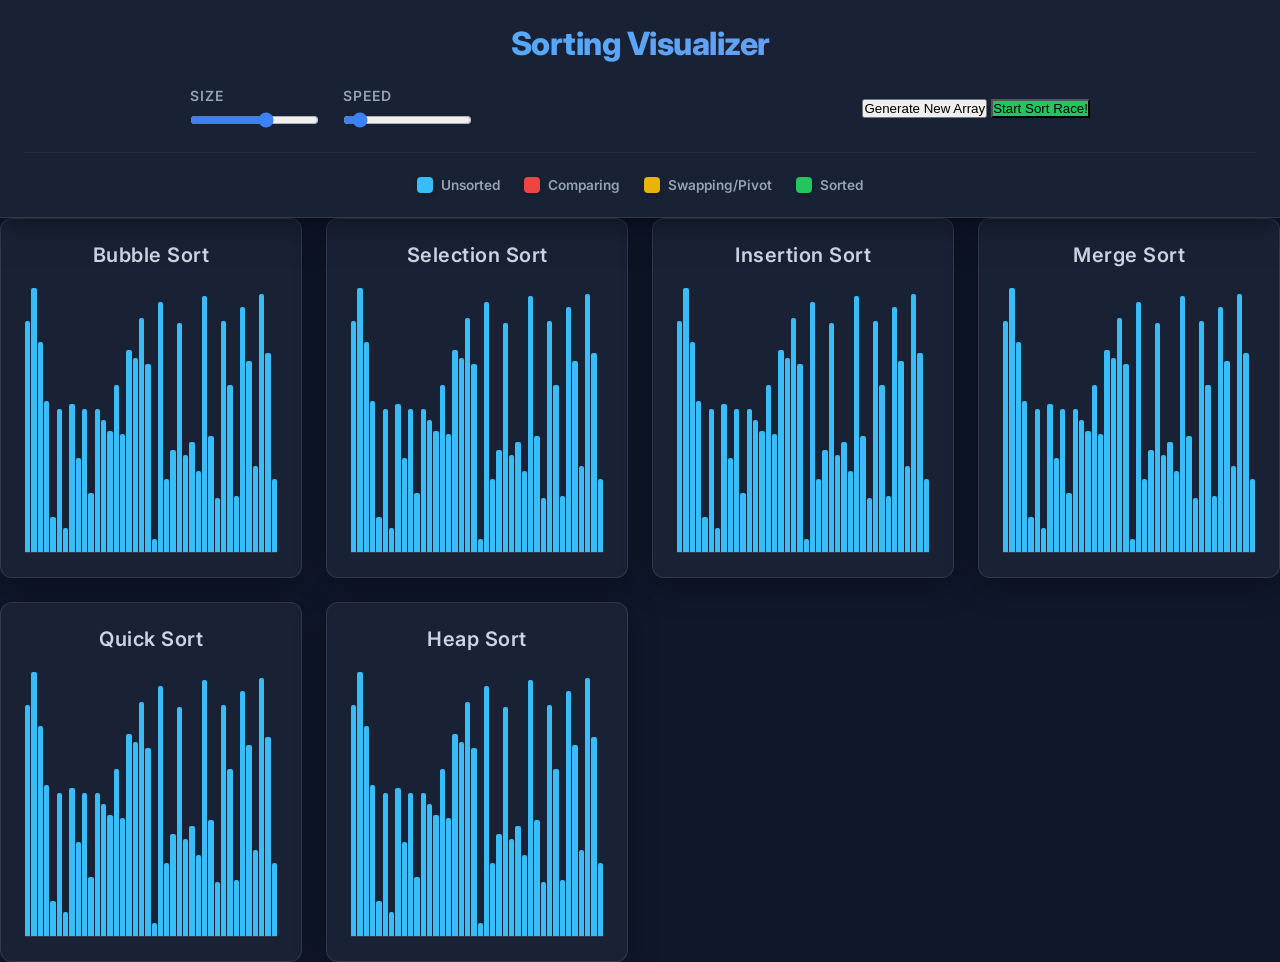
<file: index.html>
<!DOCTYPE html>
<html lang="en">
<head>
    <meta charset="UTF-8">
    <meta name="viewport" content="width=device-width, initial-scale=1.0">
    <title>Stunning Sorting Visualizer</title>
    <!-- Modern Font -->
    <link rel="preconnect" href="https://fonts.googleapis.com">
    <link rel="preconnect" href="https://fonts.gstatic.com" crossorigin>
    <link href="https://fonts.googleapis.com/css2?family=Inter:wght@400;600;800&display=swap" rel="stylesheet">
    <link rel="stylesheet" href="style.css">
</head>

<body>

    <header>
        <h1>Sorting Visualizer</h1>
        <div class="controls-wrapper">
            <div class="settings">
                <div class="setting-group">
                    <label for="array-size">Size</label>
                    <input type="range" id="array-size" min="10" max="60" value="40">
                </div>
                <div class="setting-group">
                    <label for="sort-speed">Speed</label>
                    <input type="range" id="sort-speed" min="10" max="500" value="50">
                </div>
            </div>
            <div class="actions">
                <button id="generate-btn" class="primary-btn">Generate New Array</button>
                <button id="race-btn" class="primary-btn" style="background-color: var(--bar-sorted);">Start Sort Race!</button>
            </div>
        </div>
        
        <div class="color-legend">
            <div class="legend-item">
                <div class="color-box box-default"></div>
                <span>Unsorted</span>
            </div>
            <div class="legend-item">
                <div class="color-box box-compare"></div>
                <span>Comparing</span>
            </div>
            <div class="legend-item">
                <div class="color-box box-swap"></div>
                <span>Swapping/Pivot</span>
            </div>
            <div class="legend-item">
                <div class="color-box box-sorted"></div>
                <span>Sorted</span>
            </div>
        </div>
    </header>

    <main>
        <div class="grid-container">
            <div class="visualizer-box">
                <a href="sorting_techniques/bubble.html" title="Click to learn how Bubble Sort works"><h2>Bubble Sort</h2></a>
                <div id="container-bubble" class="array-container"></div>
            </div>
            <div class="visualizer-box">
                <a href="sorting_techniques/selection.html" title="Click to learn how Selection Sort works"><h2>Selection Sort</h2></a>
                <div id="container-selection" class="array-container"></div>
            </div>
            <div class="visualizer-box">
                <a href="sorting_techniques/insertion.html" title="Click to learn how Insertion Sort works"><h2>Insertion Sort</h2></a>
                <div id="container-insertion" class="array-container"></div>
            </div>
            <div class="visualizer-box">
                <a href="sorting_techniques/merge.html" title="Click to learn how Merge Sort works"><h2>Merge Sort</h2></a>
                <div id="container-merge" class="array-container"></div>
            </div>
            <div class="visualizer-box">
                <a href="sorting_techniques/quick.html" title="Click to learn how Quick Sort works"><h2>Quick Sort</h2></a>
                <div id="container-quick" class="array-container"></div>
            </div>
            <div class="visualizer-box">
                <a href="sorting_techniques/heap.html" title="Click to learn how Heap Sort works"><h2>Heap Sort</h2></a>
                <div id="container-heap" class="array-container"></div>
            </div>
        </div>
    </main>

    <script src="scripts.js"></script>

</body>
</html>
</file>
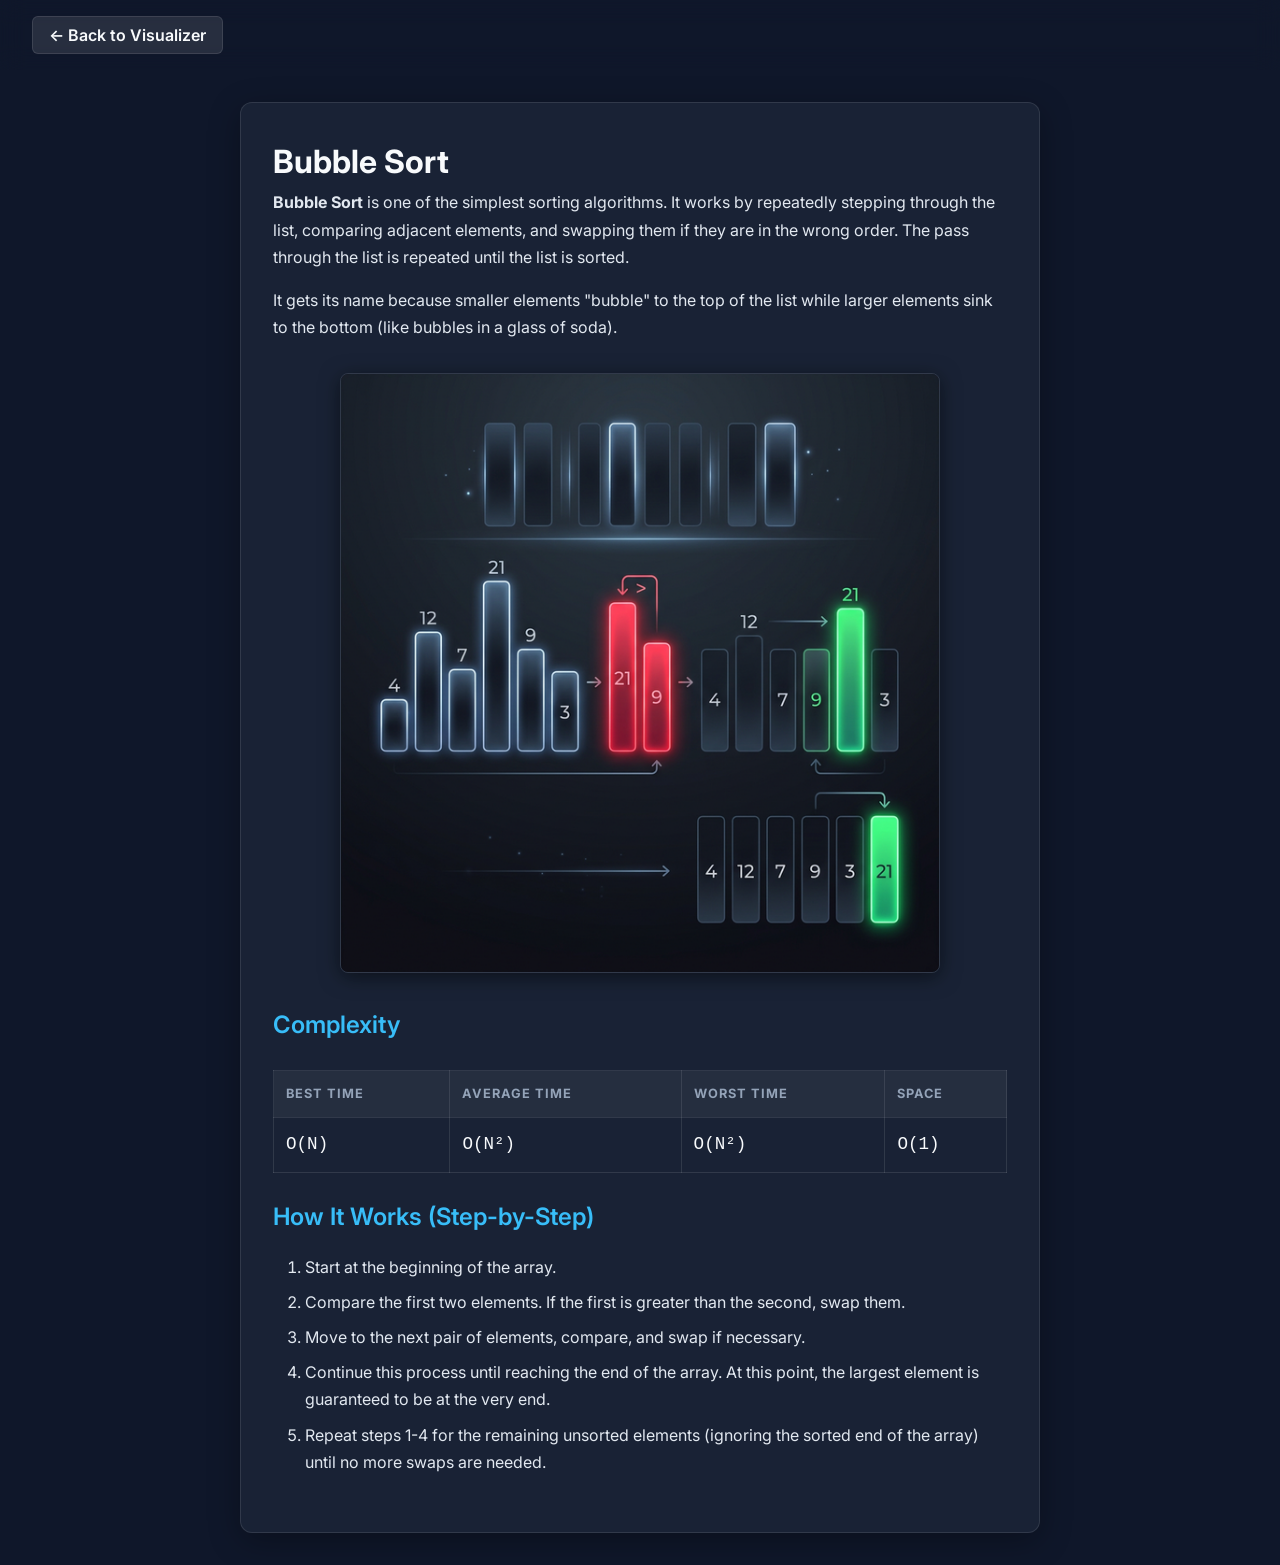
<file: sorting_techniques/bubble.html>
<!DOCTYPE html>
<html lang="en">
<head>
    <meta charset="UTF-8">
    <meta name="viewport" content="width=device-width, initial-scale=1.0">
    <title>Bubble Sort Explained</title>
    <!-- Modern Font -->
    <link rel="preconnect" href="https://fonts.googleapis.com">
    <link rel="preconnect" href="https://fonts.gstatic.com" crossorigin>
    <link href="https://fonts.googleapis.com/css2?family=Inter:wght@400;600;800&display=swap" rel="stylesheet">
    <link rel="stylesheet" href="../style.css">
</head>

<body>
    <header class="nav-header">
        <a href="../index.html" class="back-btn">← Back to Visualizer</a>
    </header>

    <main>
        <div class="article-container">
            <h1>Bubble Sort</h1>
            
            <p><strong>Bubble Sort</strong> is one of the simplest sorting algorithms. It works by repeatedly stepping through the list, comparing adjacent elements, and swapping them if they are in the wrong order. The pass through the list is repeated until the list is sorted.</p>
            <p>It gets its name because smaller elements "bubble" to the top of the list while larger elements sink to the bottom (like bubbles in a glass of soda).</p>

            <img src="../images/bubble_sort_diagram.png" class="algo-diagram" alt="Bubble Sort visual representation">

            <h2>Complexity</h2>
            <table class="complexity-table">
                <tr>
                    <th>Best Time</th>
                    <th>Average Time</th>
                    <th>Worst Time</th>
                    <th>Space</th>
                </tr>
                <tr>
                    <td>O(N)</td>
                    <td>O(N²)</td>
                    <td>O(N²)</td>
                    <td>O(1)</td>
                </tr>
            </table>

            <h2>How It Works (Step-by-Step)</h2>
            <ol>
                <li>Start at the beginning of the array.</li>
                <li>Compare the first two elements. If the first is greater than the second, swap them.</li>
                <li>Move to the next pair of elements, compare, and swap if necessary.</li>
                <li>Continue this process until reaching the end of the array. At this point, the largest element is guaranteed to be at the very end.</li>
                <li>Repeat steps 1-4 for the remaining unsorted elements (ignoring the sorted end of the array) until no more swaps are needed.</li>
            </ol>
        </div>
    </main>
</body>
</html>
</file>
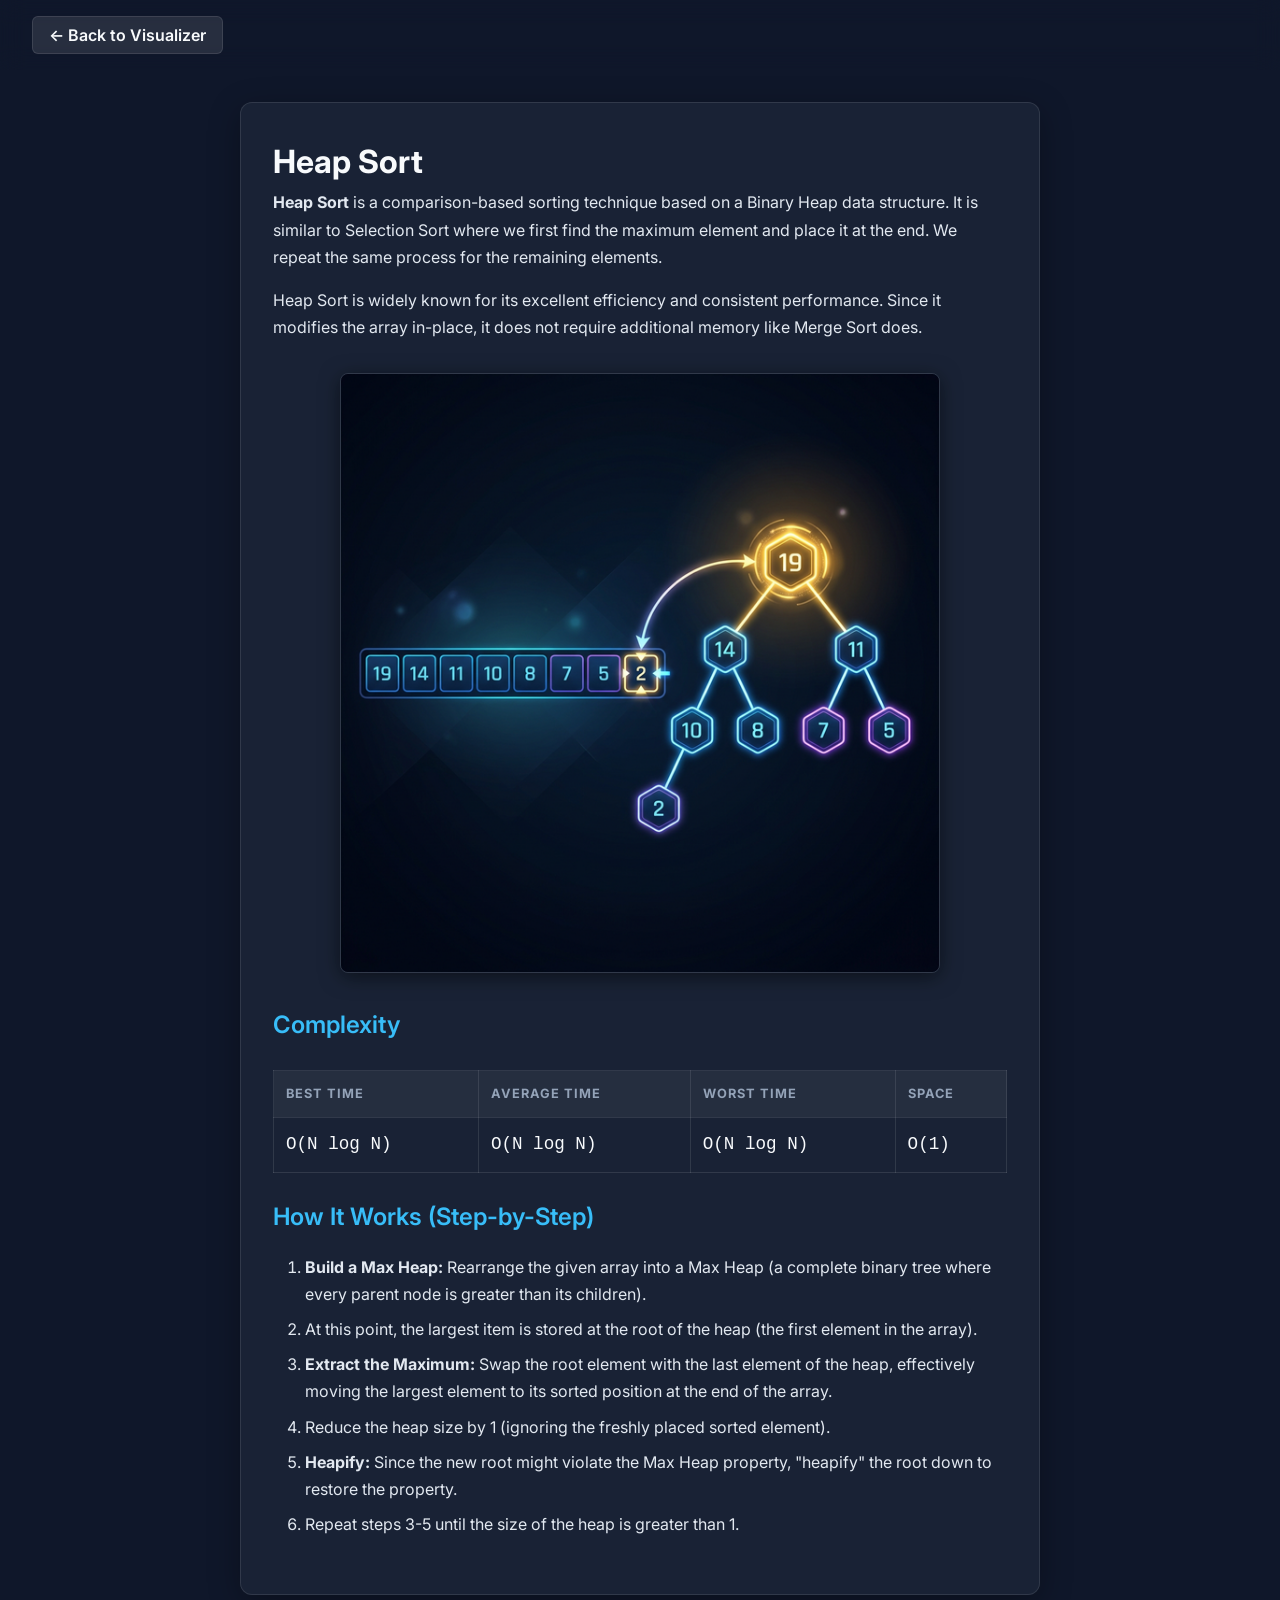
<file: sorting_techniques/heap.html>
<!DOCTYPE html>
<html lang="en">
<head>
    <meta charset="UTF-8">
    <meta name="viewport" content="width=device-width, initial-scale=1.0">
    <title>Heap Sort Explained</title>
    <link rel="preconnect" href="https://fonts.googleapis.com">
    <link rel="preconnect" href="https://fonts.gstatic.com" crossorigin>
    <link href="https://fonts.googleapis.com/css2?family=Inter:wght@400;600;800&display=swap" rel="stylesheet">
    <link rel="stylesheet" href="../style.css">
</head>

<body>
    <header class="nav-header">
        <a href="../index.html" class="back-btn">← Back to Visualizer</a>
    </header>

    <main>
        <div class="article-container">
            <h1>Heap Sort</h1>
            
            <p><strong>Heap Sort</strong> is a comparison-based sorting technique based on a Binary Heap data structure. It is similar to Selection Sort where we first find the maximum element and place it at the end. We repeat the same process for the remaining elements.</p>
            <p>Heap Sort is widely known for its excellent efficiency and consistent performance. Since it modifies the array in-place, it does not require additional memory like Merge Sort does.</p>
            
            <img src="../images/heap_sort_diagram.png" class="algo-diagram" alt="Heap Sort visual representation">

            <h2>Complexity</h2>
            <table class="complexity-table">
                <tr>
                    <th>Best Time</th>
                    <th>Average Time</th>
                    <th>Worst Time</th>
                    <th>Space</th>
                </tr>
                <tr>
                    <td>O(N log N)</td>
                    <td>O(N log N)</td>
                    <td>O(N log N)</td>
                    <td>O(1)</td>
                </tr>
            </table>

            <h2>How It Works (Step-by-Step)</h2>
            <ol>
                <li><strong>Build a Max Heap:</strong> Rearrange the given array into a Max Heap (a complete binary tree where every parent node is greater than its children).</li>
                <li>At this point, the largest item is stored at the root of the heap (the first element in the array).</li>
                <li><strong>Extract the Maximum:</strong> Swap the root element with the last element of the heap, effectively moving the largest element to its sorted position at the end of the array.</li>
                <li>Reduce the heap size by 1 (ignoring the freshly placed sorted element).</li>
                <li><strong>Heapify:</strong> Since the new root might violate the Max Heap property, "heapify" the root down to restore the property.</li>
                <li>Repeat steps 3-5 until the size of the heap is greater than 1.</li>
            </ol>
        </div>
    </main>
</body>
</html>
</file>
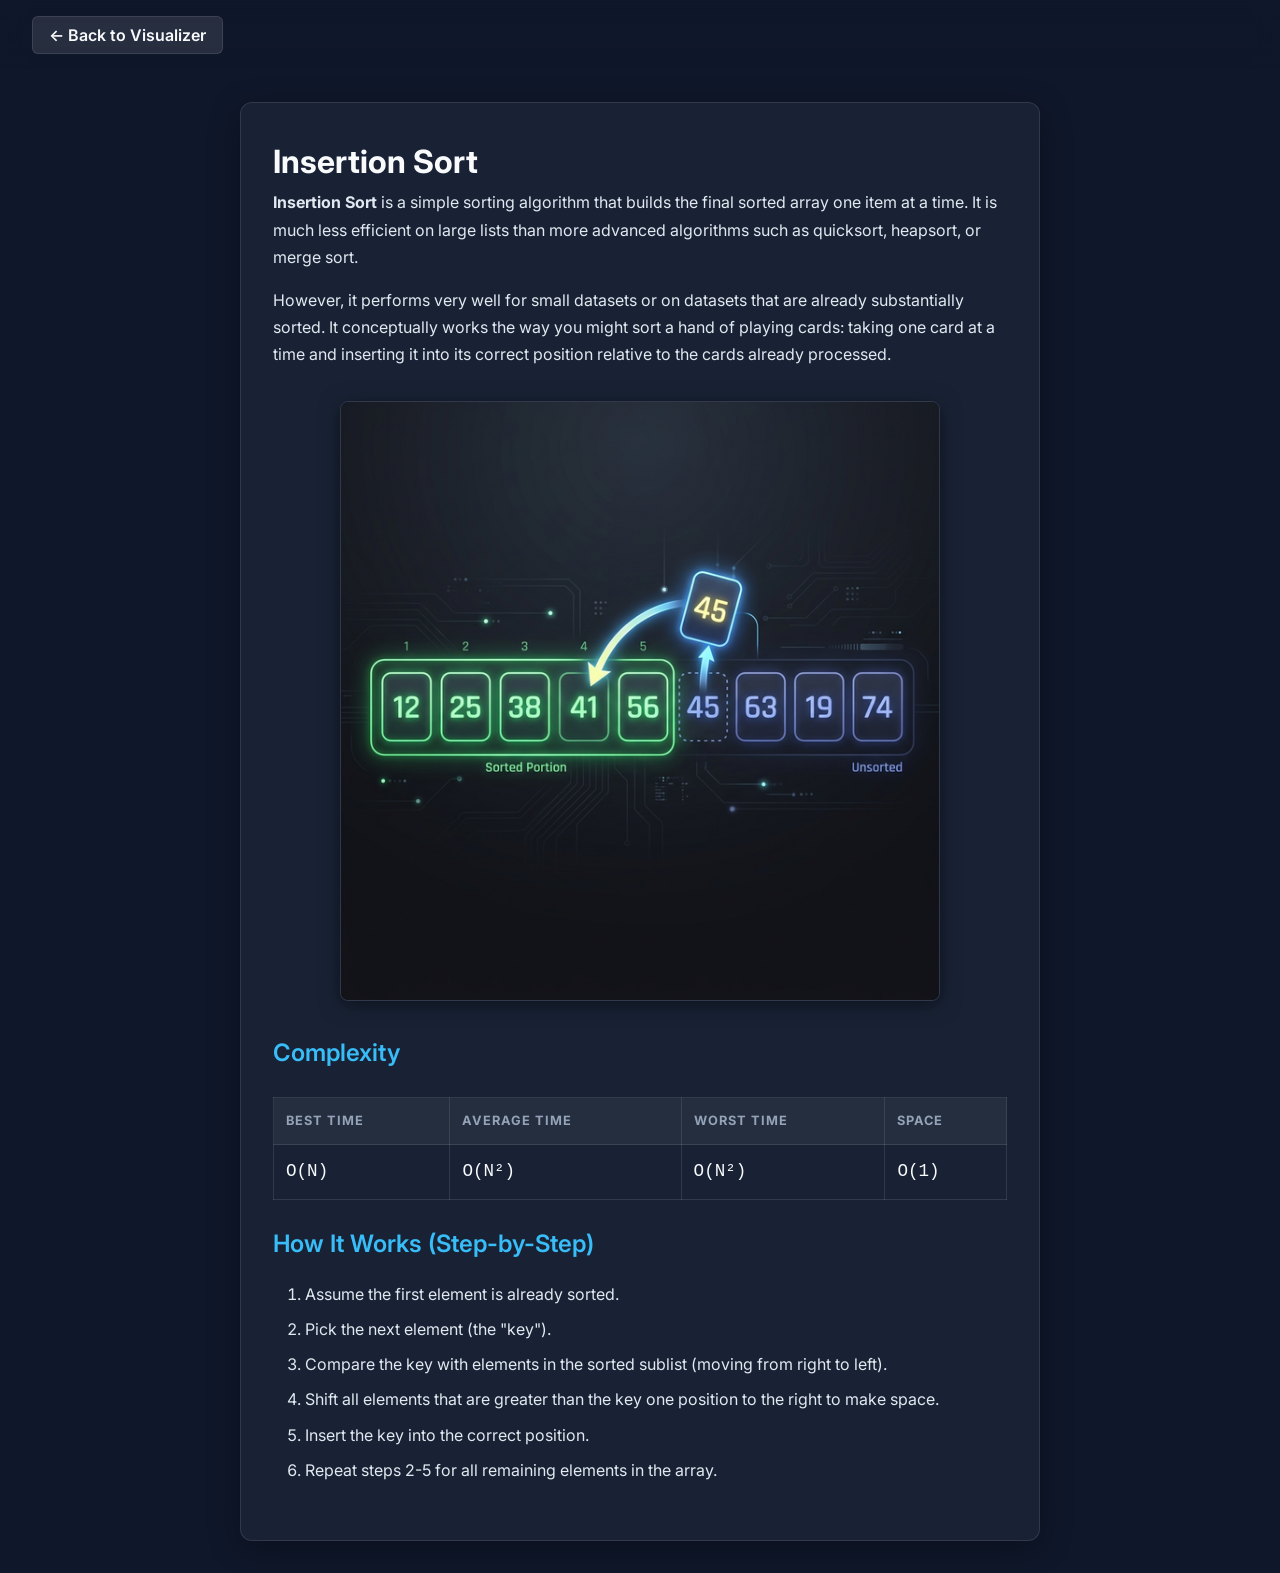
<file: sorting_techniques/insertion.html>
<!DOCTYPE html>
<html lang="en">
<head>
    <meta charset="UTF-8">
    <meta name="viewport" content="width=device-width, initial-scale=1.0">
    <title>Insertion Sort Explained</title>
    <link rel="preconnect" href="https://fonts.googleapis.com">
    <link rel="preconnect" href="https://fonts.gstatic.com" crossorigin>
    <link href="https://fonts.googleapis.com/css2?family=Inter:wght@400;600;800&display=swap" rel="stylesheet">
    <link rel="stylesheet" href="../style.css">
</head>

<body>
    <header class="nav-header">
        <a href="../index.html" class="back-btn">← Back to Visualizer</a>
    </header>

    <main>
        <div class="article-container">
            <h1>Insertion Sort</h1>
            
            <p><strong>Insertion Sort</strong> is a simple sorting algorithm that builds the final sorted array one item at a time. It is much less efficient on large lists than more advanced algorithms such as quicksort, heapsort, or merge sort.</p>
            <p>However, it performs very well for small datasets or on datasets that are already substantially sorted. It conceptually works the way you might sort a hand of playing cards: taking one card at a time and inserting it into its correct position relative to the cards already processed.</p>
            
            <img src="../images/insertion_sort_diagram.png" class="algo-diagram" alt="Insertion Sort visual representation">

            <h2>Complexity</h2>
            <table class="complexity-table">
                <tr>
                    <th>Best Time</th>
                    <th>Average Time</th>
                    <th>Worst Time</th>
                    <th>Space</th>
                </tr>
                <tr>
                    <td>O(N)</td>
                    <td>O(N²)</td>
                    <td>O(N²)</td>
                    <td>O(1)</td>
                </tr>
            </table>

            <h2>How It Works (Step-by-Step)</h2>
            <ol>
                <li>Assume the first element is already sorted.</li>
                <li>Pick the next element (the "key").</li>
                <li>Compare the key with elements in the sorted sublist (moving from right to left).</li>
                <li>Shift all elements that are greater than the key one position to the right to make space.</li>
                <li>Insert the key into the correct position.</li>
                <li>Repeat steps 2-5 for all remaining elements in the array.</li>
            </ol>
        </div>
    </main>
</body>
</html>
</file>
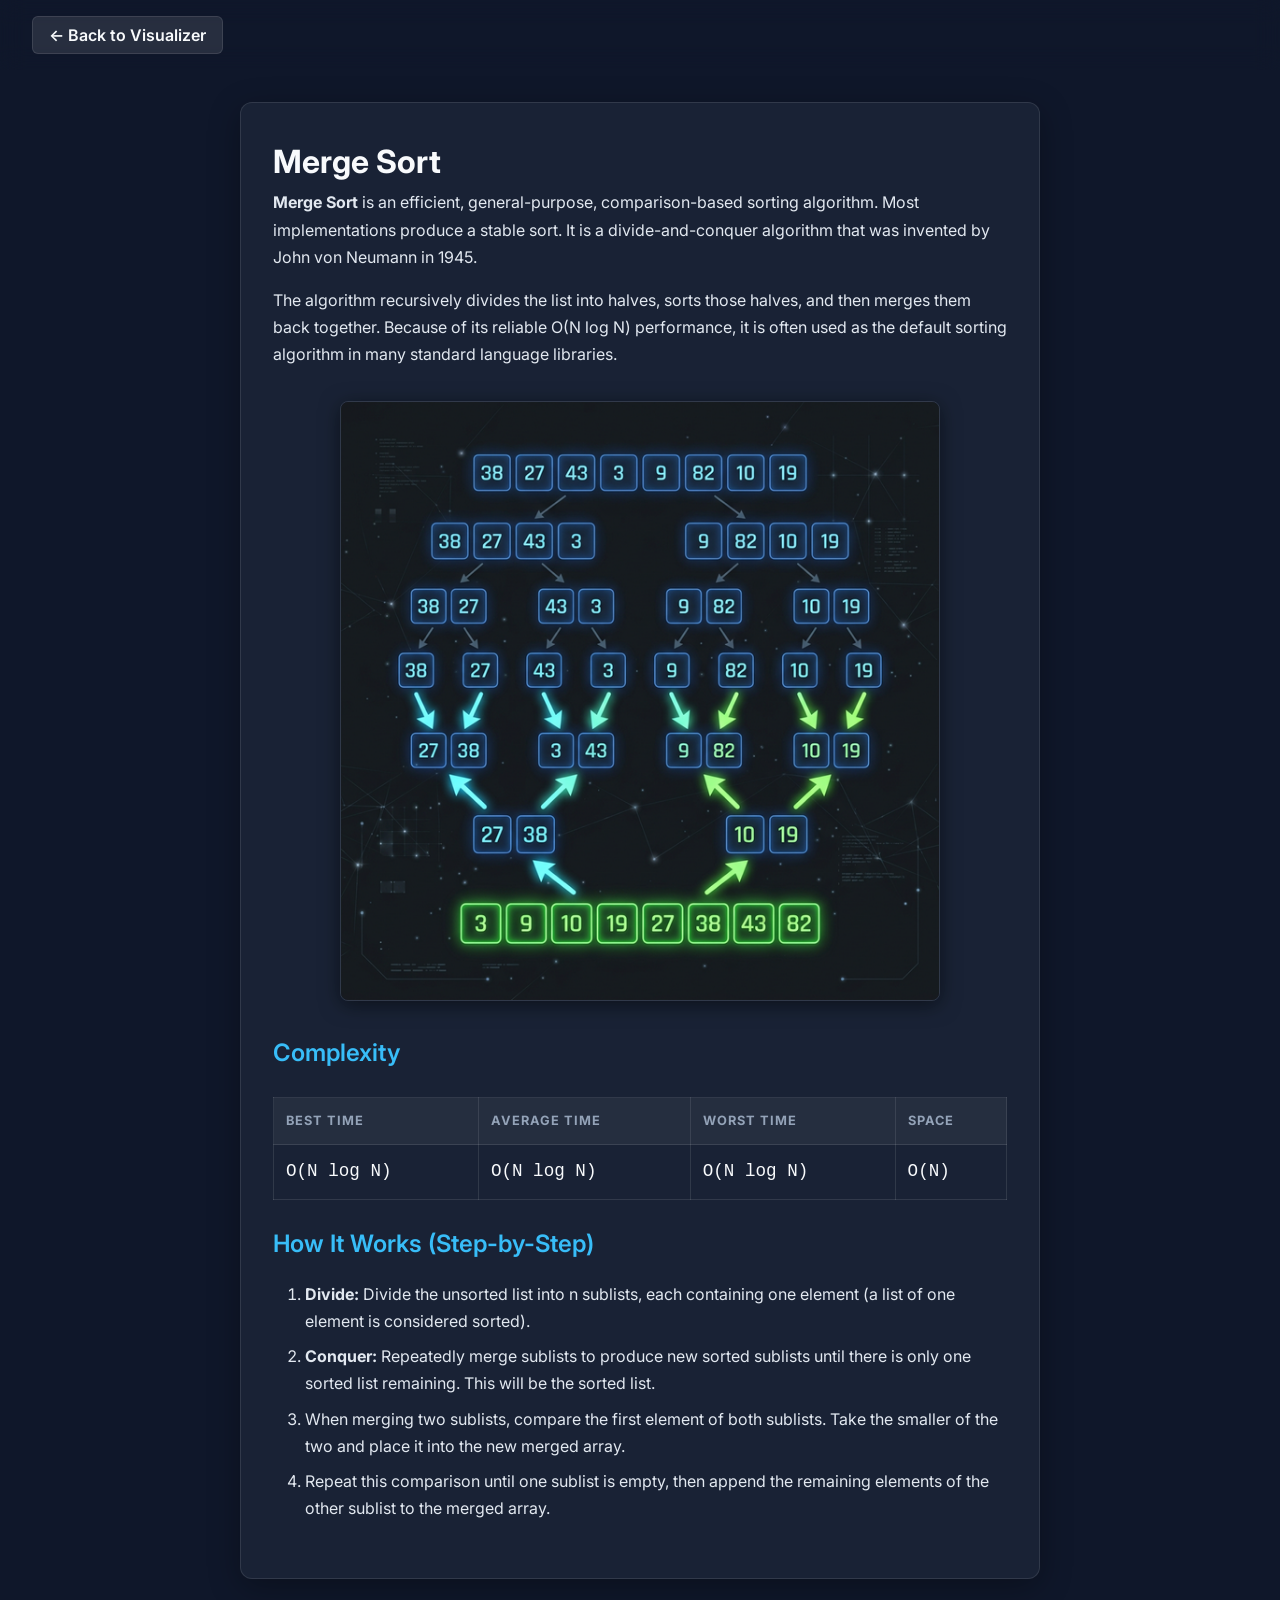
<file: sorting_techniques/merge.html>
<!DOCTYPE html>
<html lang="en">
<head>
    <meta charset="UTF-8">
    <meta name="viewport" content="width=device-width, initial-scale=1.0">
    <title>Merge Sort Explained</title>
    <link rel="preconnect" href="https://fonts.googleapis.com">
    <link rel="preconnect" href="https://fonts.gstatic.com" crossorigin>
    <link href="https://fonts.googleapis.com/css2?family=Inter:wght@400;600;800&display=swap" rel="stylesheet">
    <link rel="stylesheet" href="../style.css">
</head>

<body>
    <header class="nav-header">
        <a href="../index.html" class="back-btn">← Back to Visualizer</a>
    </header>

    <main>
        <div class="article-container">
            <h1>Merge Sort</h1>
            
            <p><strong>Merge Sort</strong> is an efficient, general-purpose, comparison-based sorting algorithm. Most implementations produce a stable sort. It is a divide-and-conquer algorithm that was invented by John von Neumann in 1945.</p>
            <p>The algorithm recursively divides the list into halves, sorts those halves, and then merges them back together. Because of its reliable O(N log N) performance, it is often used as the default sorting algorithm in many standard language libraries.</p>
            
            <img src="../images/merge_sort_diagram.png" class="algo-diagram" alt="Merge Sort visual representation">

            <h2>Complexity</h2>
            <table class="complexity-table">
                <tr>
                    <th>Best Time</th>
                    <th>Average Time</th>
                    <th>Worst Time</th>
                    <th>Space</th>
                </tr>
                <tr>
                    <td>O(N log N)</td>
                    <td>O(N log N)</td>
                    <td>O(N log N)</td>
                    <td>O(N)</td>
                </tr>
            </table>

            <h2>How It Works (Step-by-Step)</h2>
            <ol>
                <li><strong>Divide:</strong> Divide the unsorted list into n sublists, each containing one element (a list of one element is considered sorted).</li>
                <li><strong>Conquer:</strong> Repeatedly merge sublists to produce new sorted sublists until there is only one sorted list remaining. This will be the sorted list.</li>
                <li>When merging two sublists, compare the first element of both sublists. Take the smaller of the two and place it into the new merged array.</li>
                <li>Repeat this comparison until one sublist is empty, then append the remaining elements of the other sublist to the merged array.</li>
            </ol>
        </div>
    </main>
</body>
</html>
</file>
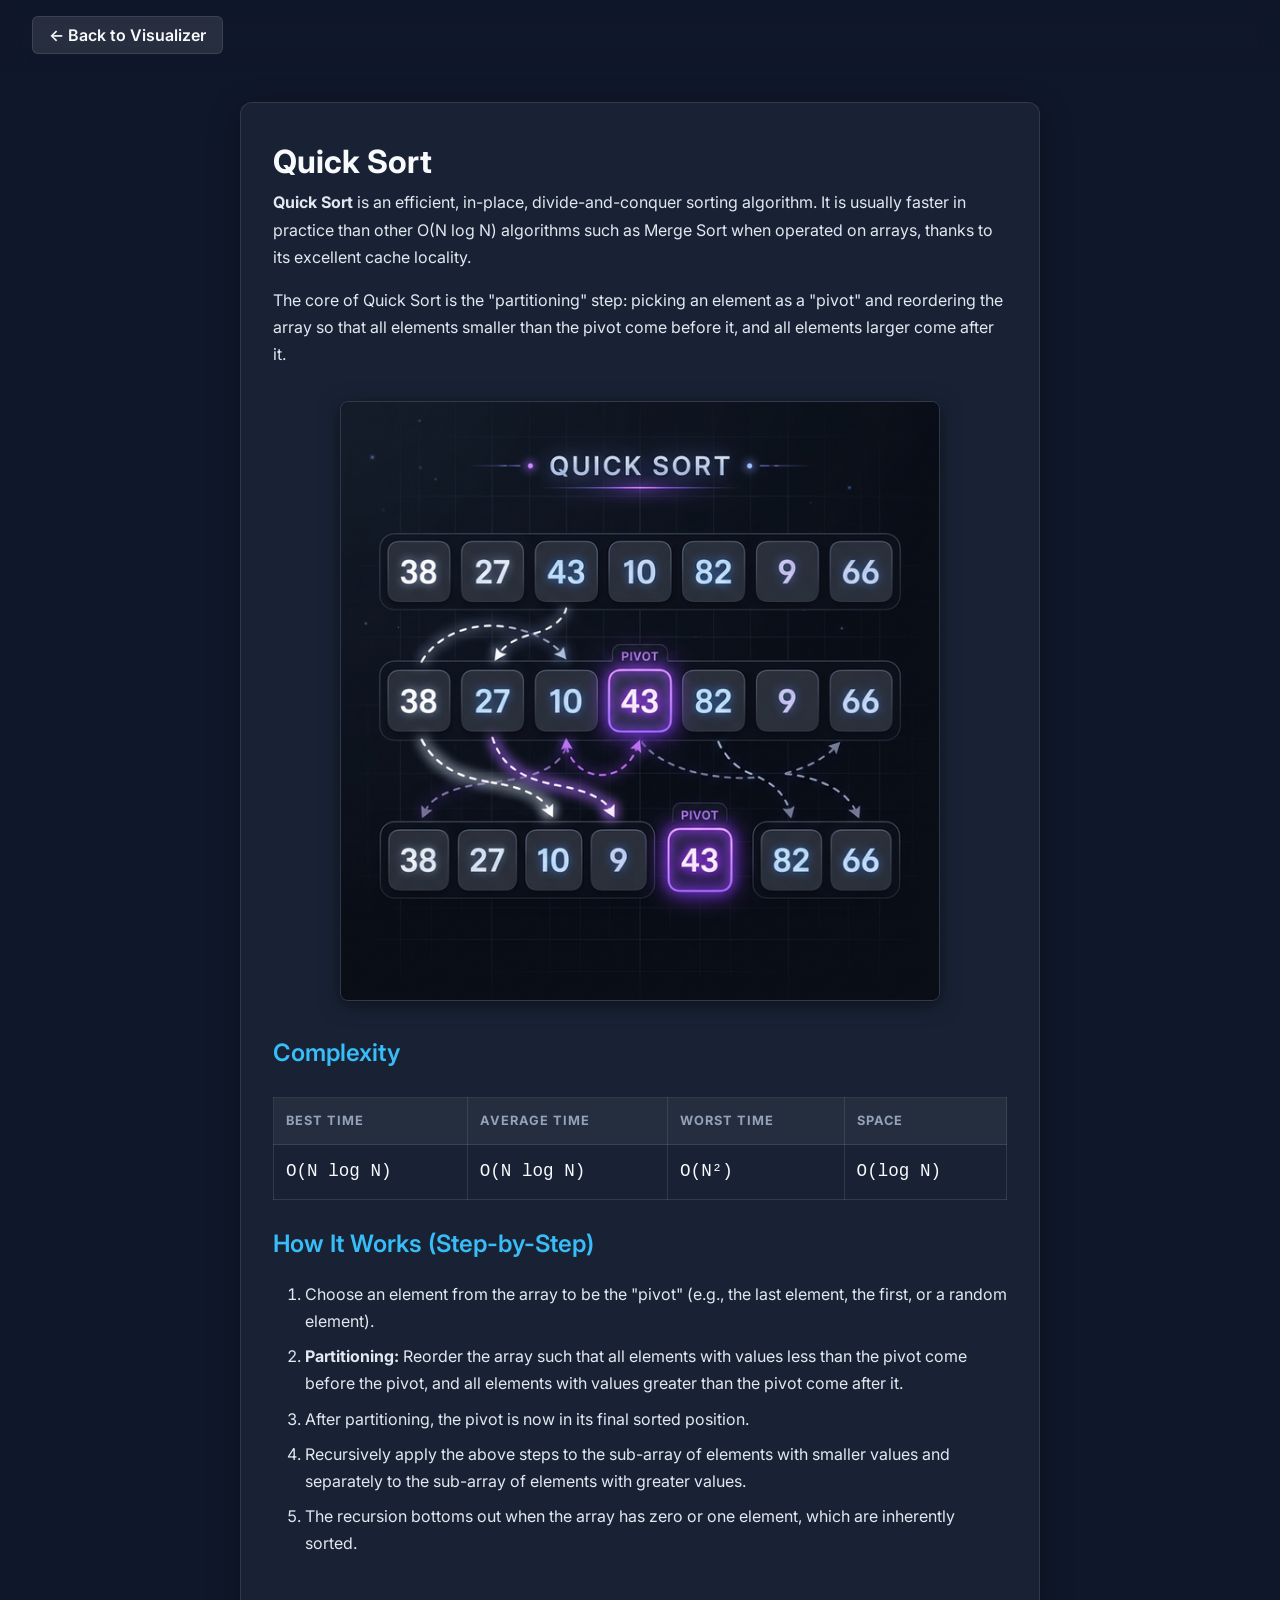
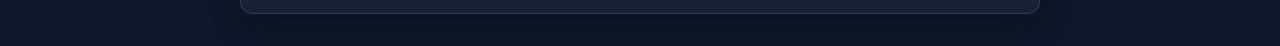
<file: sorting_techniques/quick.html>
<!DOCTYPE html>
<html lang="en">
<head>
    <meta charset="UTF-8">
    <meta name="viewport" content="width=device-width, initial-scale=1.0">
    <title>Quick Sort Explained</title>
    <link rel="preconnect" href="https://fonts.googleapis.com">
    <link rel="preconnect" href="https://fonts.gstatic.com" crossorigin>
    <link href="https://fonts.googleapis.com/css2?family=Inter:wght@400;600;800&display=swap" rel="stylesheet">
    <link rel="stylesheet" href="../style.css">
</head>

<body>
    <header class="nav-header">
        <a href="../index.html" class="back-btn">← Back to Visualizer</a>
    </header>

    <main>
        <div class="article-container">
            <h1>Quick Sort</h1>
            
            <p><strong>Quick Sort</strong> is an efficient, in-place, divide-and-conquer sorting algorithm. It is usually faster in practice than other O(N log N) algorithms such as Merge Sort when operated on arrays, thanks to its excellent cache locality.</p>
            <p>The core of Quick Sort is the "partitioning" step: picking an element as a "pivot" and reordering the array so that all elements smaller than the pivot come before it, and all elements larger come after it.</p>
            
            <img src="../images/quick_sort_diagram.png" class="algo-diagram" alt="Quick Sort visual representation">

            <h2>Complexity</h2>
            <table class="complexity-table">
                <tr>
                    <th>Best Time</th>
                    <th>Average Time</th>
                    <th>Worst Time</th>
                    <th>Space</th>
                </tr>
                <tr>
                    <td>O(N log N)</td>
                    <td>O(N log N)</td>
                    <td>O(N²)</td>
                    <td>O(log N)</td>
                </tr>
            </table>

            <h2>How It Works (Step-by-Step)</h2>
            <ol>
                <li>Choose an element from the array to be the "pivot" (e.g., the last element, the first, or a random element).</li>
                <li><strong>Partitioning:</strong> Reorder the array such that all elements with values less than the pivot come before the pivot, and all elements with values greater than the pivot come after it.</li>
                <li>After partitioning, the pivot is now in its final sorted position.</li>
                <li>Recursively apply the above steps to the sub-array of elements with smaller values and separately to the sub-array of elements with greater values.</li>
                <li>The recursion bottoms out when the array has zero or one element, which are inherently sorted.</li>
            </ol>
        </div>
    </main>
</body>
</html>
</file>
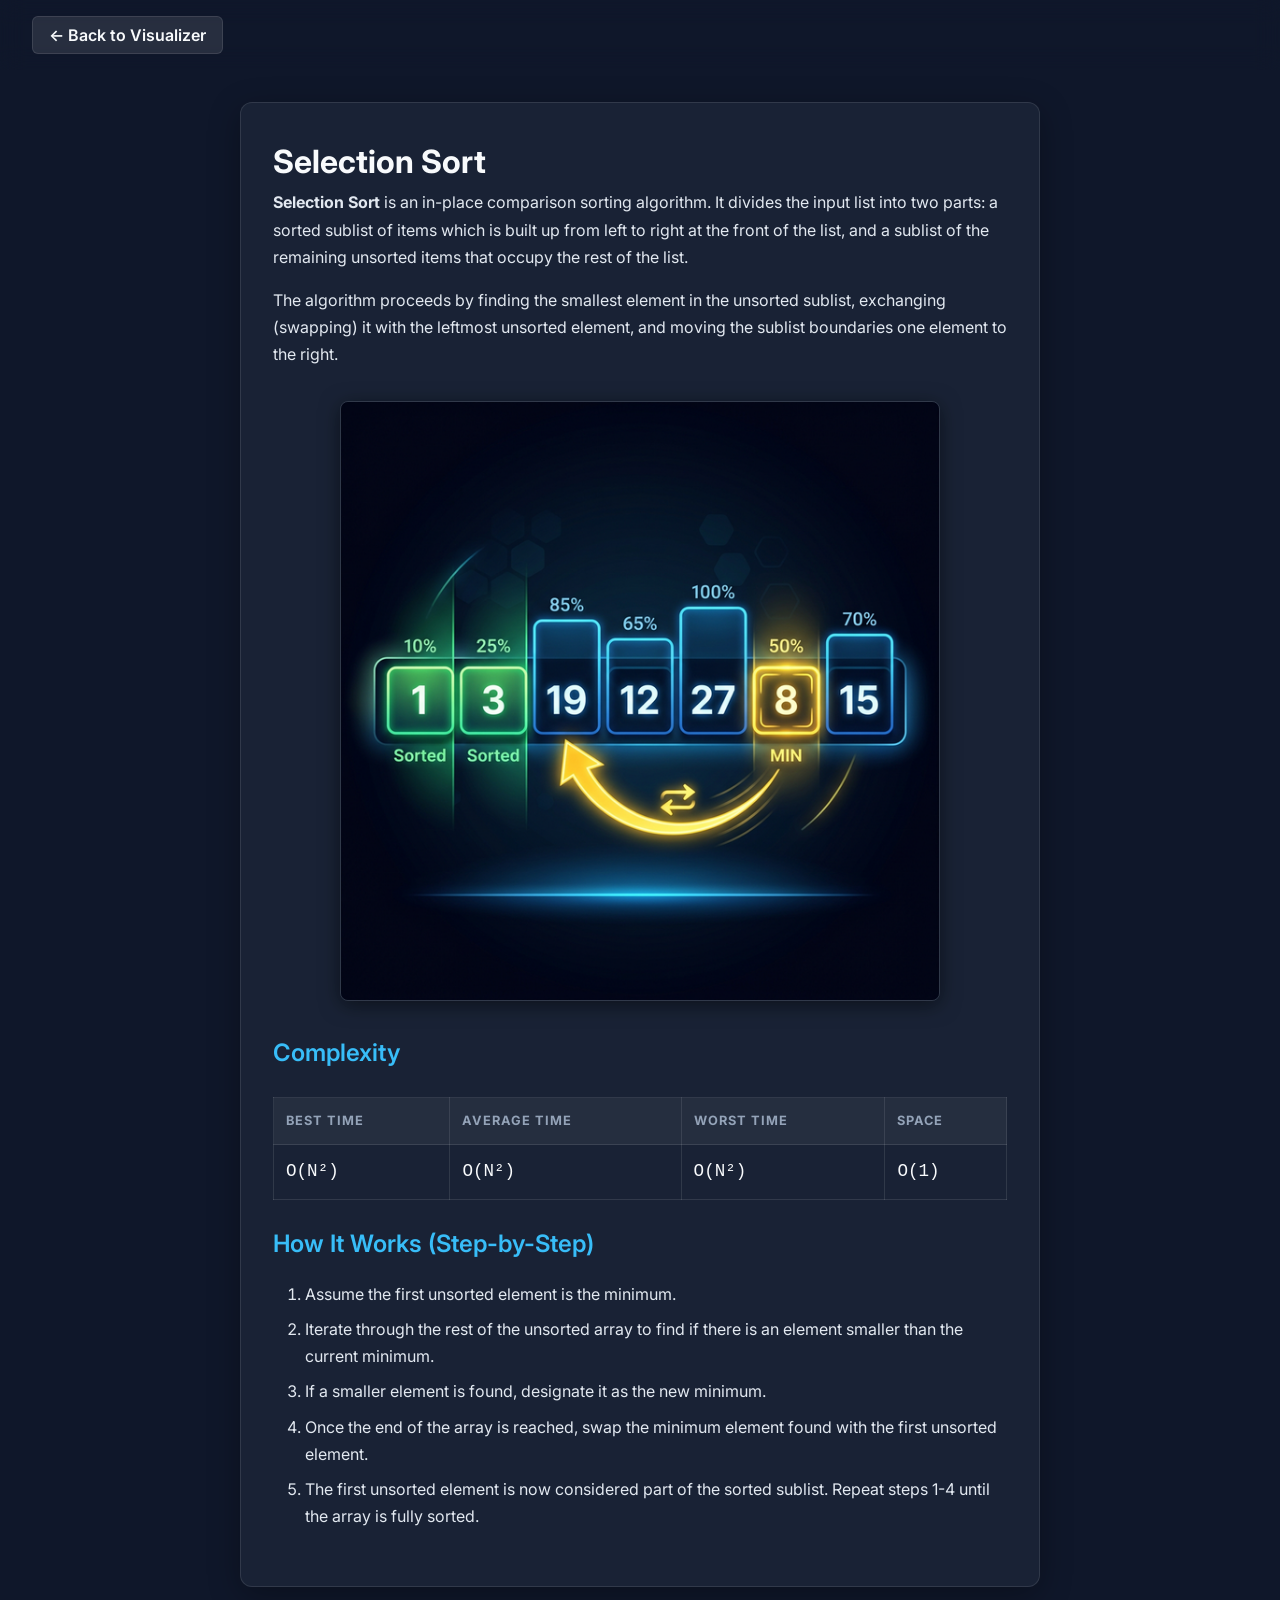
<file: sorting_techniques/selection.html>
<!DOCTYPE html>
<html lang="en">
<head>
    <meta charset="UTF-8">
    <meta name="viewport" content="width=device-width, initial-scale=1.0">
    <title>Selection Sort Explained</title>
    <link rel="preconnect" href="https://fonts.googleapis.com">
    <link rel="preconnect" href="https://fonts.gstatic.com" crossorigin>
    <link href="https://fonts.googleapis.com/css2?family=Inter:wght@400;600;800&display=swap" rel="stylesheet">
    <link rel="stylesheet" href="../style.css">
</head>

<body>
    <header class="nav-header">
        <a href="../index.html" class="back-btn">← Back to Visualizer</a>
    </header>

    <main>
        <div class="article-container">
            <h1>Selection Sort</h1>
            
            <p><strong>Selection Sort</strong> is an in-place comparison sorting algorithm. It divides the input list into two parts: a sorted sublist of items which is built up from left to right at the front of the list, and a sublist of the remaining unsorted items that occupy the rest of the list.</p>
            <p>The algorithm proceeds by finding the smallest element in the unsorted sublist, exchanging (swapping) it with the leftmost unsorted element, and moving the sublist boundaries one element to the right.</p>

            <img src="../images/selection_sort_diagram.png" class="algo-diagram" alt="Selection Sort visual representation">

            <h2>Complexity</h2>
            <table class="complexity-table">
                <tr>
                    <th>Best Time</th>
                    <th>Average Time</th>
                    <th>Worst Time</th>
                    <th>Space</th>
                </tr>
                <tr>
                    <td>O(N²)</td>
                    <td>O(N²)</td>
                    <td>O(N²)</td>
                    <td>O(1)</td>
                </tr>
            </table>

            <h2>How It Works (Step-by-Step)</h2>
            <ol>
                <li>Assume the first unsorted element is the minimum.</li>
                <li>Iterate through the rest of the unsorted array to find if there is an element smaller than the current minimum.</li>
                <li>If a smaller element is found, designate it as the new minimum.</li>
                <li>Once the end of the array is reached, swap the minimum element found with the first unsorted element.</li>
                <li>The first unsorted element is now considered part of the sorted sublist. Repeat steps 1-4 until the array is fully sorted.</li>
            </ol>
        </div>
    </main>
</body>
</html>
</file>
<file: style.css>
:root {
    --bg-color: #0f172a;
    --text-color: #f8fafc;
    --primary: #3b82f6;
    --primary-hover: #2563eb;
    --glass-bg: rgba(30, 41, 59, 0.7);
    --glass-border: rgba(255, 255, 255, 0.1);
    --bar-default: #38bdf8;
    --bar-compare: #ef4444;
    --bar-swap: #eab308;
    --bar-sorted: #22c55e;
}

* {
    margin: 0;
    padding: 0;
    box-sizing: border-box;
}

body {
    background-color: var(--bg-color);
    color: var(--text-color);
    font-family: 'Inter', sans-serif;
    min-height: 100vh;
    display: flex;
    flex-direction: column;
}

header {
    padding: 1.5rem;
    text-align: center;
    background: var(--glass-bg);
    backdrop-filter: blur(12px);
    -webkit-backdrop-filter: blur(12px);
    border-bottom: 1px solid var(--glass-border);
    box-shadow: 0 4px 30px rgba(0, 0, 0, 0.5);
    z-index: 10;
}

header h1 {
    font-size: 2rem;
    font-weight: 800;
    margin-bottom: 1.5rem;
    background: linear-gradient(90deg, #38bdf8, #818cf8);
    background-clip: text;
    -webkit-background-clip: text;
    -webkit-text-fill-color: transparent;
    letter-spacing: -0.5px;
}

.controls-wrapper {
    display: flex;
    flex-direction: column;
    gap: 1.5rem;
    max-width: 900px;
    margin: 0 auto;
}

@media (min-width: 768px) {
    .controls-wrapper {
        flex-direction: row;
        justify-content: space-between;
        align-items: center;
    }
}

.settings {
    display: flex;
    gap: 1.5rem;
    justify-content: center;
}

.setting-group {
    display: flex;
    flex-direction: column;
    align-items: flex-start;
    gap: 0.5rem;
}

.setting-group label {
    font-size: 0.875rem;
    font-weight: 600;
    text-transform: uppercase;
    letter-spacing: 1px;
    color: #94a3b8;
}

input[type=range] {
    accent-color: var(--primary);
    cursor: pointer;
}

/* Color Legend */
.color-legend {
    display: flex;
    justify-content: center;
    flex-wrap: wrap;
    gap: 1.5rem;
    margin-top: 1.5rem;
    padding-top: 1.5rem;
    border-top: 1px solid rgba(255, 255, 255, 0.05);
}

.legend-item {
    display: flex;
    align-items: center;
    gap: 0.5rem;
    font-size: 0.85rem;
    color: #94a3b8;
    font-weight: 600;
}

.color-box {
    width: 16px;
    height: 16px;
    border-radius: 4px;
    box-shadow: 0 2px 4px rgba(0,0,0,0.2);
}

.box-default { background-color: var(--bar-default); }
.box-compare { background-color: var(--bar-compare); }
.box-swap { background-color: var(--bar-swap); }
.box-sorted { background-color: var(--bar-sorted); }

.grid-container {
    display: grid;
    grid-template-columns: repeat(auto-fit, minmax(300px, 1fr));
    gap: 1.5rem;
    width: 100%;
    max-width: 1400px;
}

.visualizer-box {
    background: var(--glass-bg);
    border: 1px solid var(--glass-border);
    border-radius: 12px;
    padding: 1.5rem;
    box-shadow: 0 8px 32px rgba(0, 0, 0, 0.3);
    display: flex;
    flex-direction: column;
    align-items: center;
}

.visualizer-box h2 {
    font-size: 1.25rem;
    font-weight: 600;
    margin-bottom: 1rem;
    color: #cbd5e1;
    letter-spacing: 0.5px;
    transition: color 0.2s ease;
}

.visualizer-box a {
    text-decoration: none;
}

.visualizer-box a:hover h2, 
.visualizer-box a:focus h2 {
    color: #38bdf8;
    text-shadow: 0 0 10px rgba(56, 189, 248, 0.5);
    cursor: pointer;
}

.array-container {
    display: flex;
    justify-content: center;
    align-items: flex-end;
    width: 100%;
    height: 30vh;
    min-height: 200px;
    gap: 1px;
    border-bottom: 1px solid rgba(255, 255, 255, 0.1);
}

.bar {
    background-color: var(--bar-default);
    width: 100%; /* Dynamic based on flex */
    border-radius: 2px 2px 0 0;
    transition: height 0.05s linear, background-color 0.05s ease;
}

/* Article Page Layouts */
.article-container {
    max-width: 800px;
    margin: 2rem auto;
    padding: 2rem;
    background: var(--glass-bg);
    backdrop-filter: blur(12px);
    -webkit-backdrop-filter: blur(12px);
    border: 1px solid var(--glass-border);
    border-radius: 12px;
    box-shadow: 0 8px 32px rgba(0, 0, 0, 0.3);
    line-height: 1.7;
}

.article-container h2 {
    color: #38bdf8;
    margin-top: 1.5rem;
    margin-bottom: 1rem;
    font-weight: 600;
}

.algo-diagram {
    display: block;
    width: 100%;
    max-width: 600px;
    margin: 2rem auto;
    border-radius: 8px;
    box-shadow: 0 4px 20px rgba(0, 0, 0, 0.5);
    border: 1px solid rgba(255, 255, 255, 0.1);
}

.article-container p {
    margin-bottom: 1rem;
    color: #e2e8f0;
}

.article-container ul, .article-container ol {
    margin-bottom: 1.5rem;
    padding-left: 2rem;
    color: #e2e8f0;
}

.article-container li {
    margin-bottom: 0.5rem;
}

.nav-header {
    display: flex;
    justify-content: flex-start;
    padding: 1rem 2rem;
    background: transparent;
    border: none;
    box-shadow: none;
}

.back-btn {
    display: inline-flex;
    align-items: center;
    gap: 0.5rem;
    background-color: rgba(255, 255, 255, 0.1);
    color: var(--text-color);
    text-decoration: none;
    padding: 0.5rem 1rem;
    border-radius: 6px;
    border: 1px solid var(--glass-border);
    font-weight: 600;
    transition: all 0.2s ease;
}

.back-btn:hover {
    background-color: rgba(255, 255, 255, 0.2);
    transform: translateX(-4px);
}

.complexity-table {
    width: 100%;
    border-collapse: collapse;
    margin: 1.5rem 0;
    font-size: 0.95rem;
}

.complexity-table th, .complexity-table td {
    border: 1px solid var(--glass-border);
    padding: 0.75rem;
    text-align: left;
}

.complexity-table th {
    background-color: rgba(255, 255, 255, 0.05);
    color: #94a3b8;
    text-transform: uppercase;
    font-size: 0.8rem;
    letter-spacing: 1px;
}

.complexity-table td {
    color: #f8fafc;
    font-family: monospace;
    font-size: 1.1rem;
}
</file>
